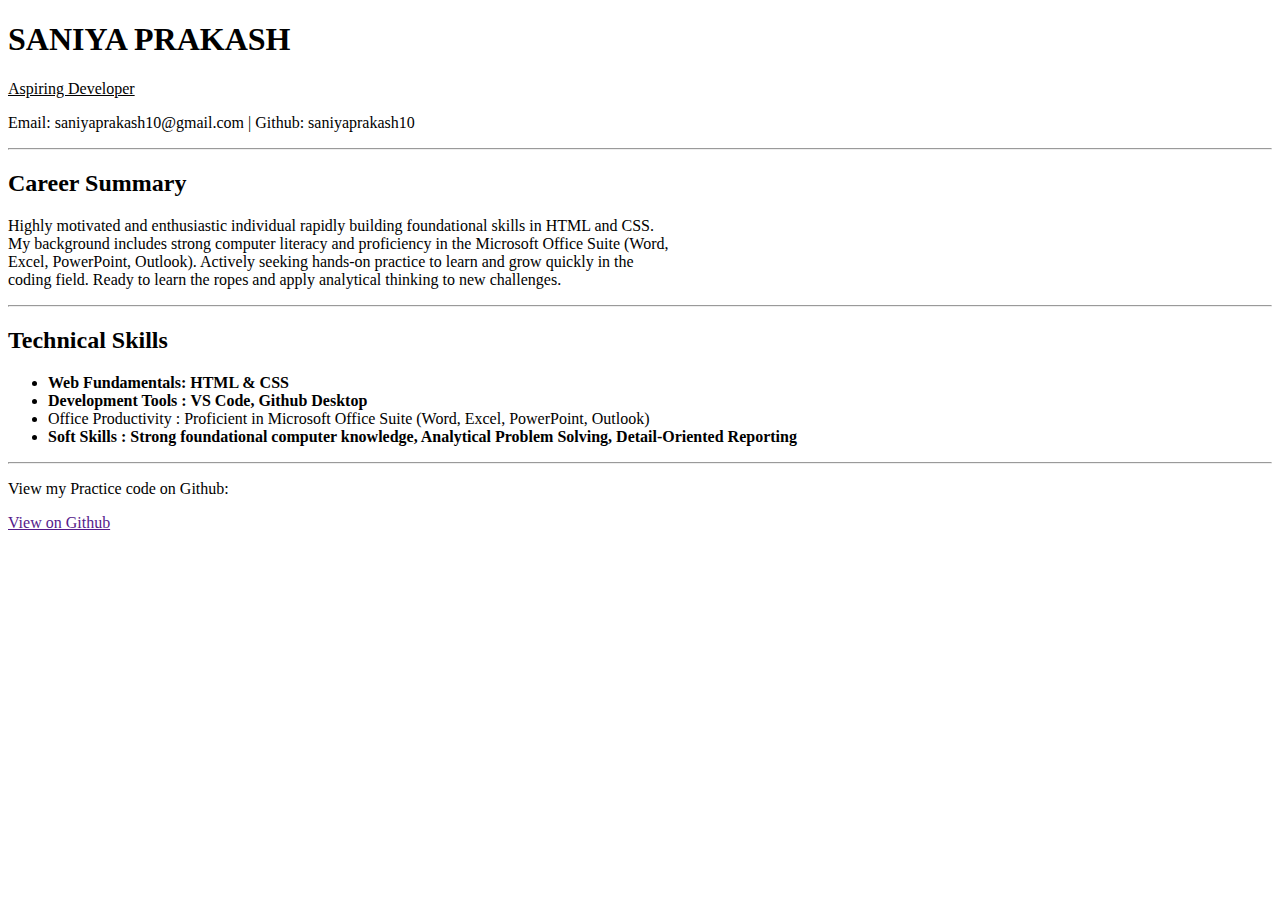
<file: index.html>
<!DOCTYPE html>
<html lang="en">
<head>
    <meta charset="UTF-8">
    <meta name="viewport" content="width=device-width, initial-scale=1.0">
    <title>Saniya's Practice Resume</title>
</head>
<body>
    <header>
        <h1> SANIYA PRAKASH </h1>
        <p> <u> Aspiring Developer </u></P>
        <p> Email: saniyaprakash10@gmail.com | Github: saniyaprakash10 </p>
            <hr>
        </header>

        <section>
            <h2> Career Summary </h2>
            <p> Highly motivated and enthusiastic individual rapidly building foundational skills in HTML and CSS.<br> 
            My background includes strong computer literacy and proficiency in the Microsoft Office Suite (Word,<br> Excel, PowerPoint, Outlook). Actively seeking hands-on practice to learn and grow quickly in the <br>coding field. Ready to learn the ropes and apply analytical thinking to new challenges. </p>
        </section>
         <hr>
        <section>
            <h2> Technical Skills </h2>
            <ul>
                <li><b> Web Fundamentals: HTML & CSS </b></li>
                <li><b>Development Tools : VS Code, Github Desktop </b></li>
                <li> Office Productivity : Proficient in Microsoft Office Suite (Word, Excel, PowerPoint, Outlook) </li>
                <li><b>Soft Skills : Strong foundational computer knowledge, Analytical Problem Solving, Detail-Oriented Reporting </b></li>
            </ul>
        </section>

        <footer>
            <hr>
            <p> View my Practice code on Github:</p> <a href=""> View on Github </a>
            
        </footer>

    
</body>
</html>
</file>
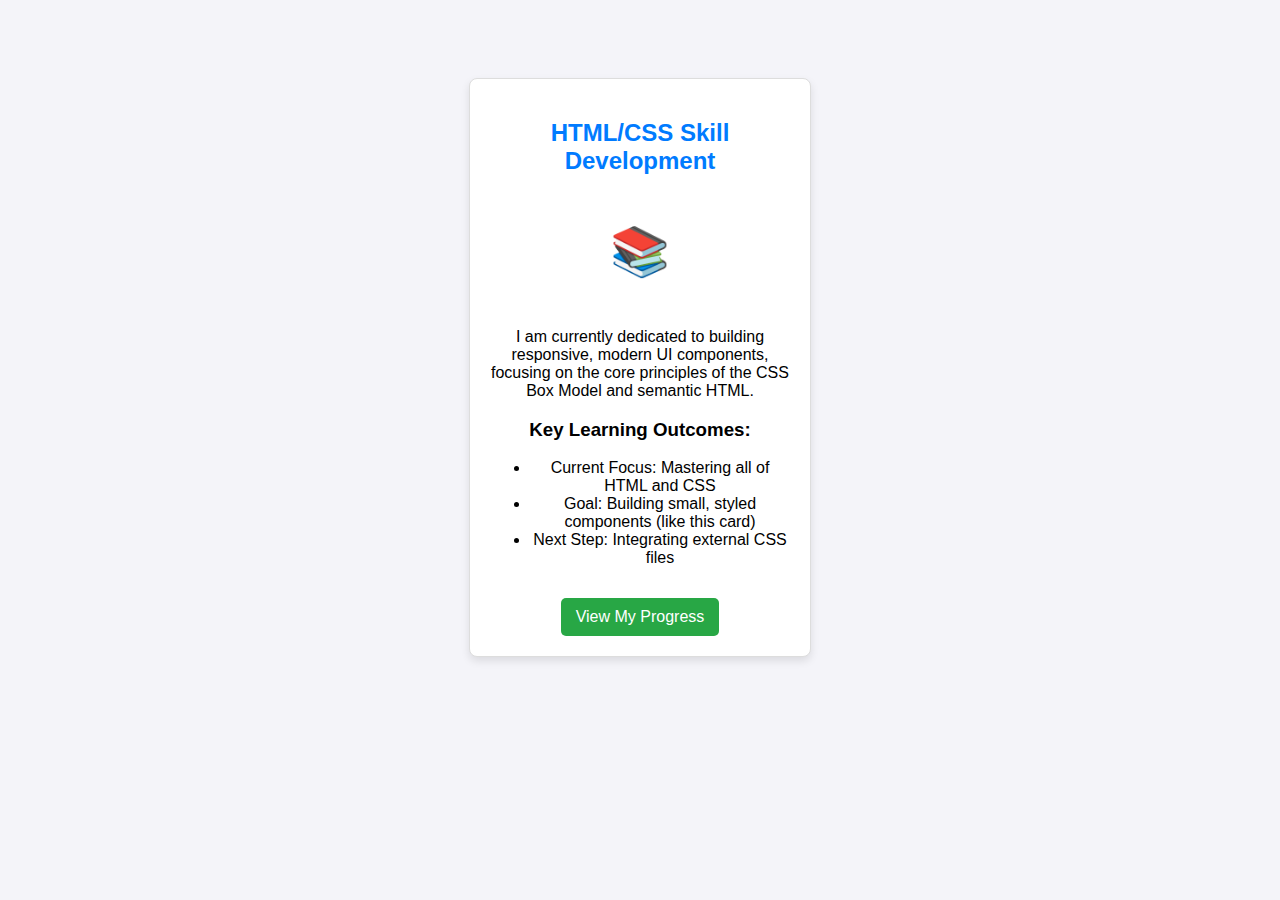
<file: feature card.html>
<!DOCTYPE html>
<html lang="en">
<head>
    <meta charset="UTF-8">
    <meta name="viewport" content="width=device-width, initial-scale=1.0">
    <title>Simple Feature Card</title>
    
    <style>
        body {
            font-family: Arial, sans-serif;
            background-color: #f4f4f9; /* Light background for the page */
            padding: 20px;
        }
        
        /* The main container for the card */
        .feature-card {
            width: 300px; /* Makes the card narrow */
            margin: 50px auto; /* Centers the card on the page */
            padding: 20px;
            border: 1px solid #ddd; /* Light border */
            border-radius: 8px; /* Rounded corners */
            box-shadow: 0 4px 8px rgba(0, 0, 0, 0.1); /* Subtle shadow */
            background-color: white;
            text-align: center;
        }
        
        h2 {
            color: #007bff; /* Blue heading color */
        }
        
        .cta-button {
            display: inline-block;
            background-color: #28a745; /* Green button color */
            color: white;
            padding: 10px 15px;
            text-decoration: none;
            border-radius: 5px;
            margin-top: 15px;
        }
    </style>
</head>
<body>

    <div class="feature-card">
        
        <h2>HTML/CSS Skill Development</h2>
        
        <p style="font-size: 3em; color: #ffc107;">📚</p> 
        
        <p>I am currently dedicated to building responsive, modern UI components, focusing on the core principles of the CSS Box Model and semantic HTML.</p>
        
        <h3>Key Learning Outcomes:</h3>
        
        <ul>
            <li> Current Focus: Mastering all of HTML and CSS </li>
            <li> Goal: Building small, styled components (like this card) </li>
            <li> Next Step: Integrating external CSS files </li>
        </ul>
        
        <a href="https://github.com/Sandbox-FS/html-practice-resume" class="cta-button" target="_blank">View My Progress</a>
    </div>

</body>
</html>
</file>
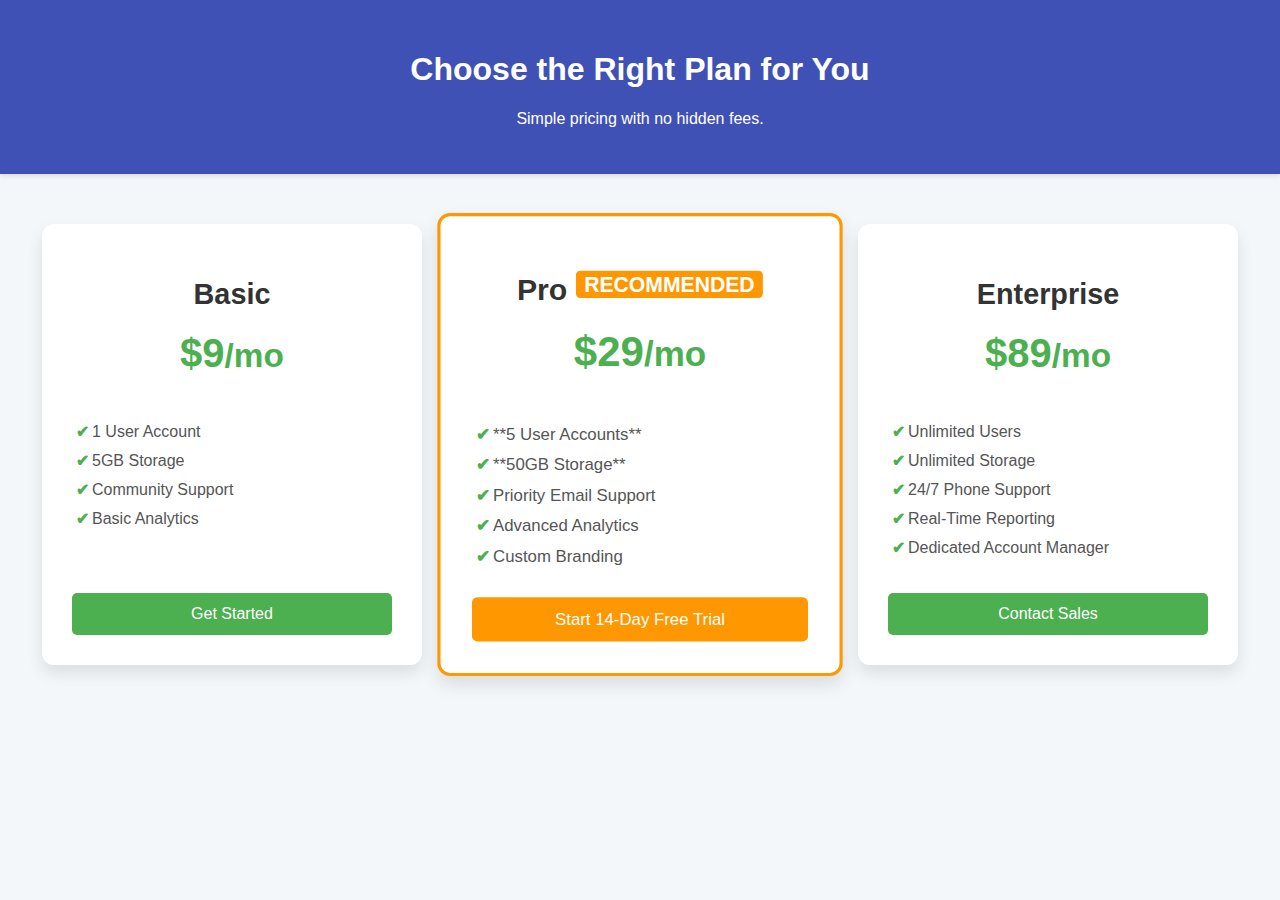
<file: pricing page.html>
<!DOCTYPE html>
<html lang="en">
<head>
    <meta charset="UTF-8">
    <meta name="viewport" content="width=device-width, initial-scale=1.0">
    <title>Software Pricing Plans - Responsive & Interactive</title>
    <style>
        /* BASE STYLES - Inherited from Copilot's suggestion */
        body {
            font-family: 'Segoe UI', Tahoma, Geneva, Verdana, sans-serif;
            background-color: #f4f7f9; /* Lighter, modern background */
            margin: 0;
            padding: 0;
        }
        header {
            background-color: #3f51b5; /* Professional blue header */
            color: white;
            padding: 30px 0;
            text-align: center;
            box-shadow: 0 2px 4px rgba(0, 0, 0, 0.1);
        }
        .pricing-container {
            display: flex;
            justify-content: center;
            flex-wrap: wrap; /* Allows cards to wrap on smaller screens */
            gap: 25px; /* Increased gap for better spacing */
            padding: 50px 20px;
            max-width: 1200px;
            margin: 0 auto;
        }
        .pricing-card {
            background-color: white;
            border-radius: 12px;
            box-shadow: 0 8px 16px rgba(0,0,0,0.1); /* Stronger shadow */
            padding: 30px;
            text-align: center;
            width: 100%; /* Default to full width on mobile */
            max-width: 320px; /* Max width on desktop */
            transition: transform 0.3s, box-shadow 0.3s;
            display: flex;
            flex-direction: column;
        }
        .pricing-card:hover {
            transform: translateY(-5px);
            box-shadow: 0 12px 20px rgba(0,0,0,0.15);
        }

        /* HIGHLIGHTED CARD - Developer Refinement */
        .pricing-card.highlight {
            border: 3px solid #FF9800; /* Orange border */
            transform: scale(1.05); /* Slightly bigger */
            z-index: 10;
        }
        .pricing-card.highlight .subscribe-button {
            background-color: #FF9800; /* Matching orange button */
        }
        .pricing-card.highlight .subscribe-button:hover {
            background-color: #fb8c00;
        }

        .pricing-card h2 {
            color: #333;
            font-size: 1.8em;
            margin-bottom: 10px;
        }
        .price {
            font-size: 2.5em; /* Bigger price */
            color: #4CAF50;
            margin: 10px 0 20px 0;
            font-weight: 700;
        }
        .features {
            list-style-type: none;
            padding: 0;
            flex-grow: 1; /* Makes the list take up available space */
            text-align: left;
            margin-bottom: 20px;
        }
        .features li {
            margin: 10px 0;
            padding-left: 20px;
            position: relative;
            color: #555;
        }
        .features li::before {
            content: '✔'; /* Checkmark icon */
            color: #4CAF50;
            font-weight: bold;
            display: inline-block;
            width: 1em;
            margin-left: -1em;
        }
        /* The .subscribe-button styling applies to the new <button> elements */
        .subscribe-button {
            background-color: #4CAF50;
            color: white;
            border: none;
            padding: 12px 25px;
            border-radius: 5px;
            cursor: pointer;
            text-decoration: none;
            font-size: 1em;
            font-weight: 500;
            margin-top: auto; /* Pushes button to the bottom */
            display: block; /* Makes the button take full width of the card */
            width: 100%;
            box-sizing: border-box;
        }
        .subscribe-button:hover {
            background-color: #45a049;
        }

        /* Custom message box styling (instead of using alert()) */
        #status-message {
            position: fixed;
            top: 20px;
            right: 20px;
            background-color: #333;
            color: white;
            padding: 15px 25px;
            border-radius: 8px;
            box-shadow: 0 4px 12px rgba(0,0,0,0.3);
            opacity: 0;
            transition: opacity 0.5s, transform 0.5s;
            transform: translateX(100%);
            z-index: 1000;
        }
        #status-message.show {
            opacity: 1;
            transform: translateX(0);
        }

        /* RESPONSIVENESS - Demonstrating Flexbox Mastery */
        @media (max-width: 1024px) {
            /* On Tablets, cards take up 45% of space to leave some margin */
            .pricing-card {
                max-width: 45%;
            }
        }
        @media (max-width: 650px) {
            /* On Phones, cards stack vertically, taking full width */
            .pricing-card {
                max-width: 100%;
                margin-bottom: 20px;
            }
            .pricing-container {
                padding: 20px;
            }
        }
    </style>
</head>
<body>
    <header>
        <h1>Choose the Right Plan for You</h1>
        <p>Simple pricing with no hidden fees.</p>
    </header>
    
    <div class="pricing-container">
        
        <!-- BASIC CARD -->
        <div class="pricing-card">
            <h2>Basic</h2>
            <p class="price">$9<small>/mo</small></p>
            <ul class="features">
                <li>1 User Account</li>
                <li>5GB Storage</li>
                <li>Community Support</li>
                <li>Basic Analytics</li>
            </ul>
            <!-- Changed <a> to <button> and added onclick handler -->
            <button class="subscribe-button" onclick="handleSubscription('Basic')">Get Started</button>
        </div>
        
        <!-- PRO CARD - HIGHLIGHTED -->
        <div class="pricing-card highlight">
            <h2>Pro <span style="background: #FF9800; color: white; padding: 2px 8px; border-radius: 4px; font-size: 0.7em; vertical-align: top;">RECOMMENDED</span></h2>
            <p class="price">$29<small>/mo</small></p>
            <ul class="features">
                <li>**5 User Accounts**</li>
                <li>**50GB Storage**</li>
                <li>Priority Email Support</li>
                <li>Advanced Analytics</li>
                <li>Custom Branding</li>
            </ul>
            <!-- Changed <a> to <button> and added onclick handler -->
            <button class="subscribe-button" onclick="handleSubscription('Pro')">Start 14-Day Free Trial</button>
        </div>
        
        <!-- ENTERPRISE CARD -->
        <div class="pricing-card">
            <h2>Enterprise</h2>
            <p class="price">$89<small>/mo</small></p>
            <ul class="features">
                <li>Unlimited Users</li>
                <li>Unlimited Storage</li>
                <li>24/7 Phone Support</li>
                <li>Real-Time Reporting</li>
                <li>Dedicated Account Manager</li>
            </ul>
            <!-- Changed <a> to <button> and added onclick handler -->
            <button class="subscribe-button" onclick="handleSubscription('Enterprise')">Contact Sales</button>
        </div>
        
    </div>

    <!-- Custom status message box for interaction feedback -->
    <div id="status-message"></div>

    <script>
        // FUNCTION 1: This is the function called when a button is clicked
        function handleSubscription(plan) {
            // In a real application, you would redirect the user here:
            // window.location.href = `/checkout.html?plan=${plan}`;

            // Instead of redirecting, we show a success message to confirm the action
            showStatusMessage(`Selected the ${plan} plan! Redirecting to checkout...`);
        }

        // FUNCTION 2: Displays a temporary message box instead of using alert()
        function showStatusMessage(message) {
            const statusBox = document.getElementById('status-message');
            // 1. Set the message content
            statusBox.textContent = message;
            
            // 2. Add the 'show' class to slide the box in
            statusBox.classList.add('show');

            // 3. Set a timer to automatically hide the box after 3 seconds
            setTimeout(() => {
                statusBox.classList.remove('show');
            }, 3000);
        }
    </script>
</body>
</html>
</file>
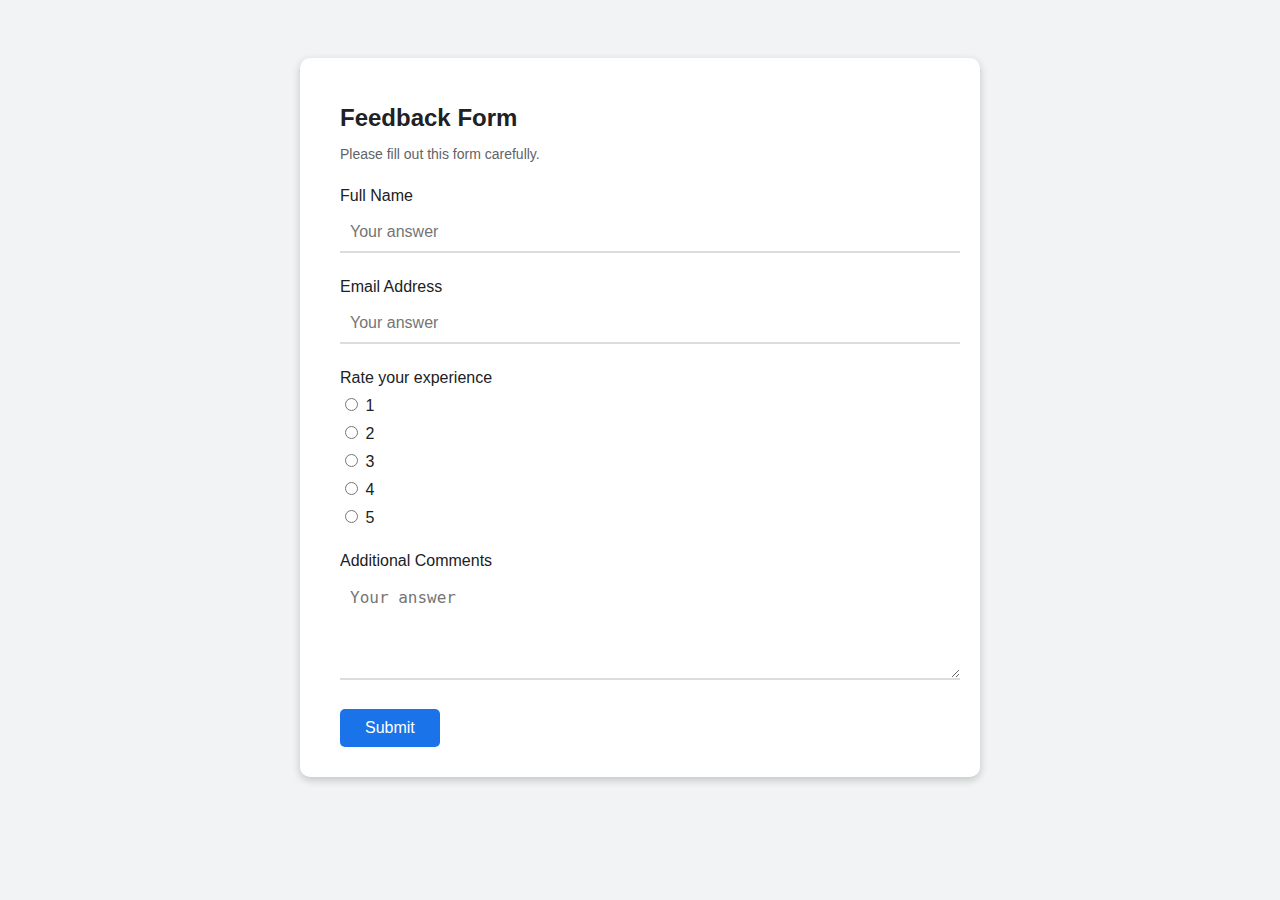
<file: Google form/indexx.html>
<!DOCTYPE html>
<html lang="en">
<head>
  <meta charset="UTF-8" />
  <meta name="viewport" content="width=device-width, initial-scale=1.0" />
  <title>Google Form Clone</title>
  <link rel="stylesheet" href="style.css" />
</head>
<body>
  <div class="form-container">
    <h1>Feedback Form</h1>
    <p>Please fill out this form carefully.</p>
    <form action="#">
      
      <div class="form-group">
        <label for="name">Full Name</label>
        <input type="text" id="name" name="name" placeholder="Your answer">
      </div>

      <div class="form-group">
        <label for="email">Email Address</label>
        <input type="email" id="email" name="email" placeholder="Your answer">
      </div>

      <div class="form-group">
        <label>Rate your experience</label>
        <div class="radio-group">
          <label><input type="radio" name="rating" value="1"> 1</label>
          <label><input type="radio" name="rating" value="2"> 2</label>
          <label><input type="radio" name="rating" value="3"> 3</label>
          <label><input type="radio" name="rating" value="4"> 4</label>
          <label><input type="radio" name="rating" value="5"> 5</label>
        </div>
      </div>

      <div class="form-group">
        <label for="feedback">Additional Comments</label>
        <textarea id="feedback" name="feedback" placeholder="Your answer"></textarea>
      </div>

      <button type="submit">Submit</button>
    </form>
  </div>
</body>
</html>
</file>
<file: Google form/style.css>
body {
  font-family: 'Roboto', sans-serif;
  background-color: #f1f3f4;
  display: flex;
  justify-content: center;
  padding: 50px;
}

.form-container {
  background: white;
  padding: 30px 40px;
  border-radius: 10px;
  box-shadow: 0 3px 8px rgba(0,0,0,0.2);
  width: 100%;
  max-width: 600px;
}

h1 {
  color: #202124;
  font-size: 24px;
  margin-bottom: 10px;
}

p {
  color: #5f6368;
  font-size: 14px;
  margin-bottom: 25px;
}

.form-group {
  margin-bottom: 25px;
}

label {
  display: block;
  font-weight: 500;
  margin-bottom: 8px;
  color: #202124;
}

input[type="text"],
input[type="email"],
textarea {
  width: 100%;
  padding: 10px;
  border: none;
  border-bottom: 2px solid #dadce0;
  outline: none;
  font-size: 16px;
  transition: 0.3s;
}

input:focus,
textarea:focus {
  border-bottom-color: #1a73e8;
}

textarea {
  height: 80px;
  resize: vertical;
}

.radio-group label {
  margin-right: 15px;
}

button {
  background-color: #1a73e8;
  color: white;
  border: none;
  padding: 10px 25px;
  font-size: 16px;
  border-radius: 5px;
  cursor: pointer;
  transition: 0.3s;
}

button:hover {
  background-color: #1669c1;
}
</file>
